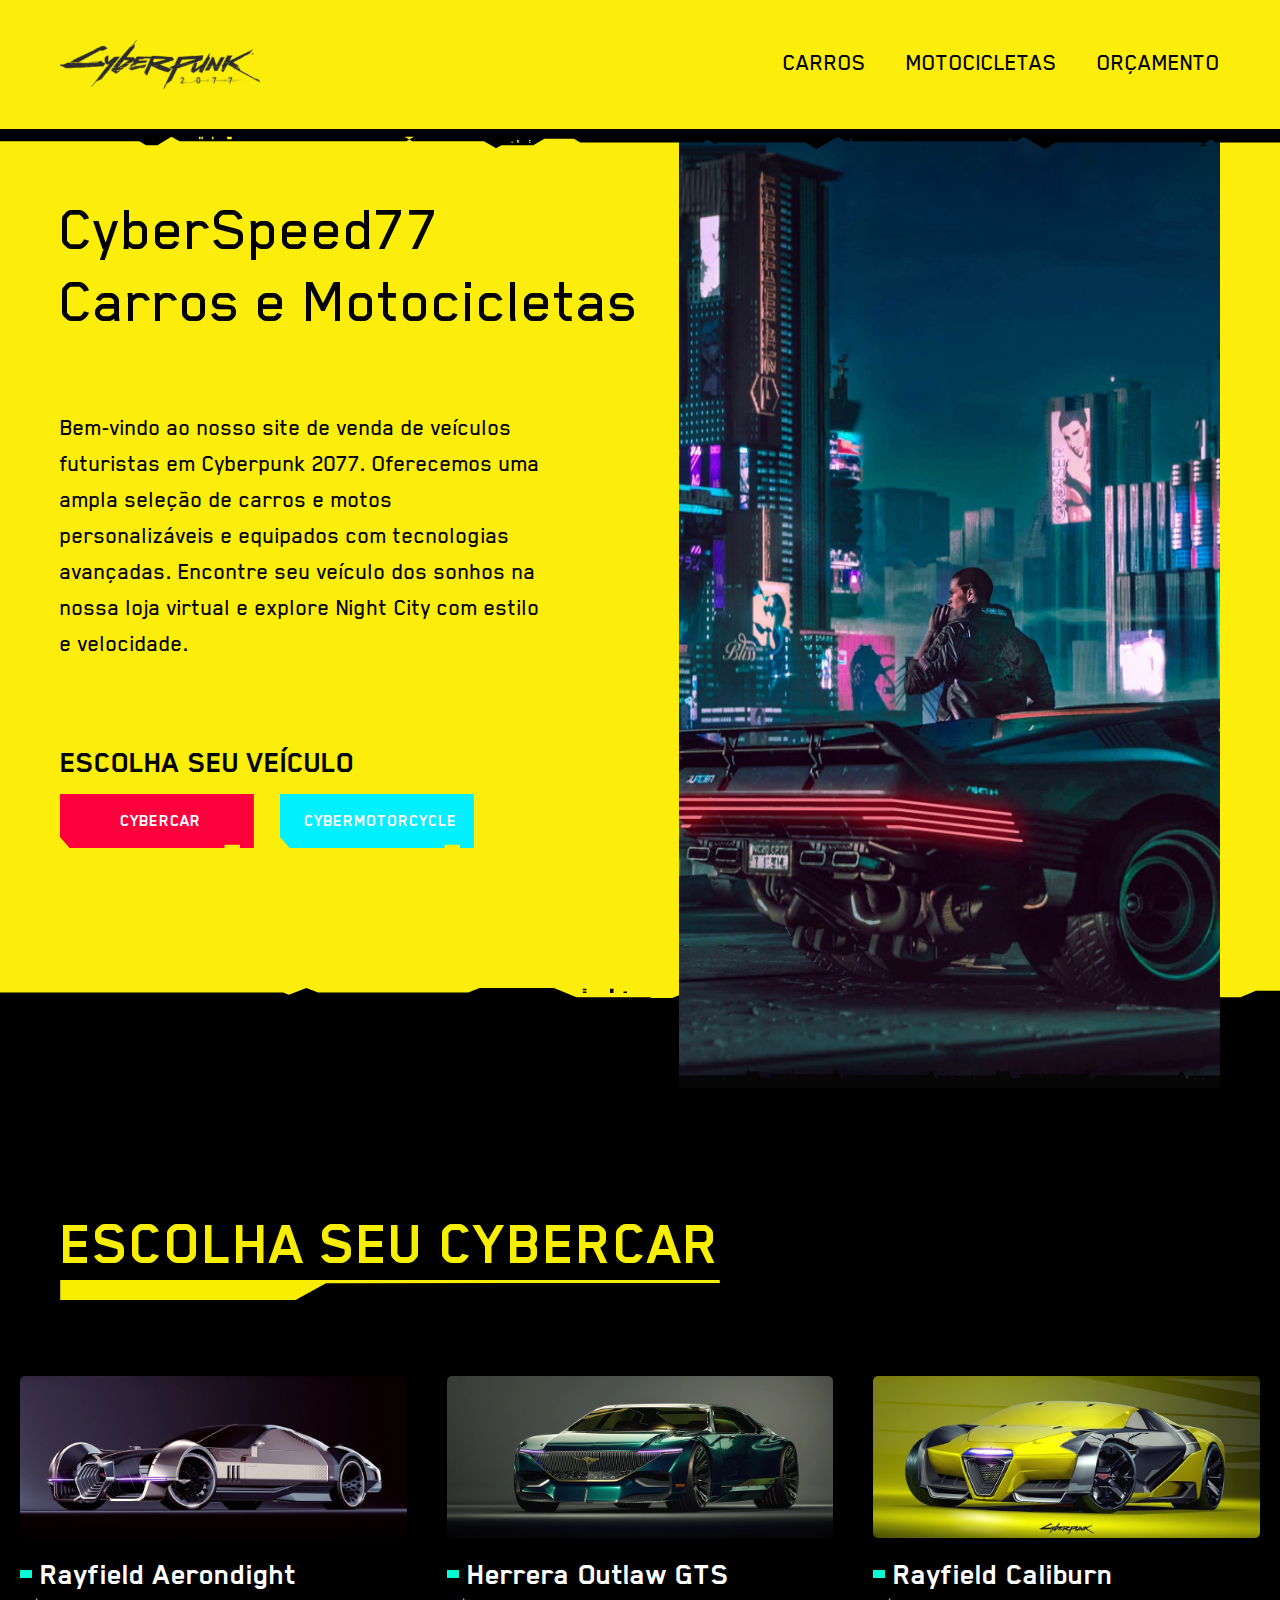
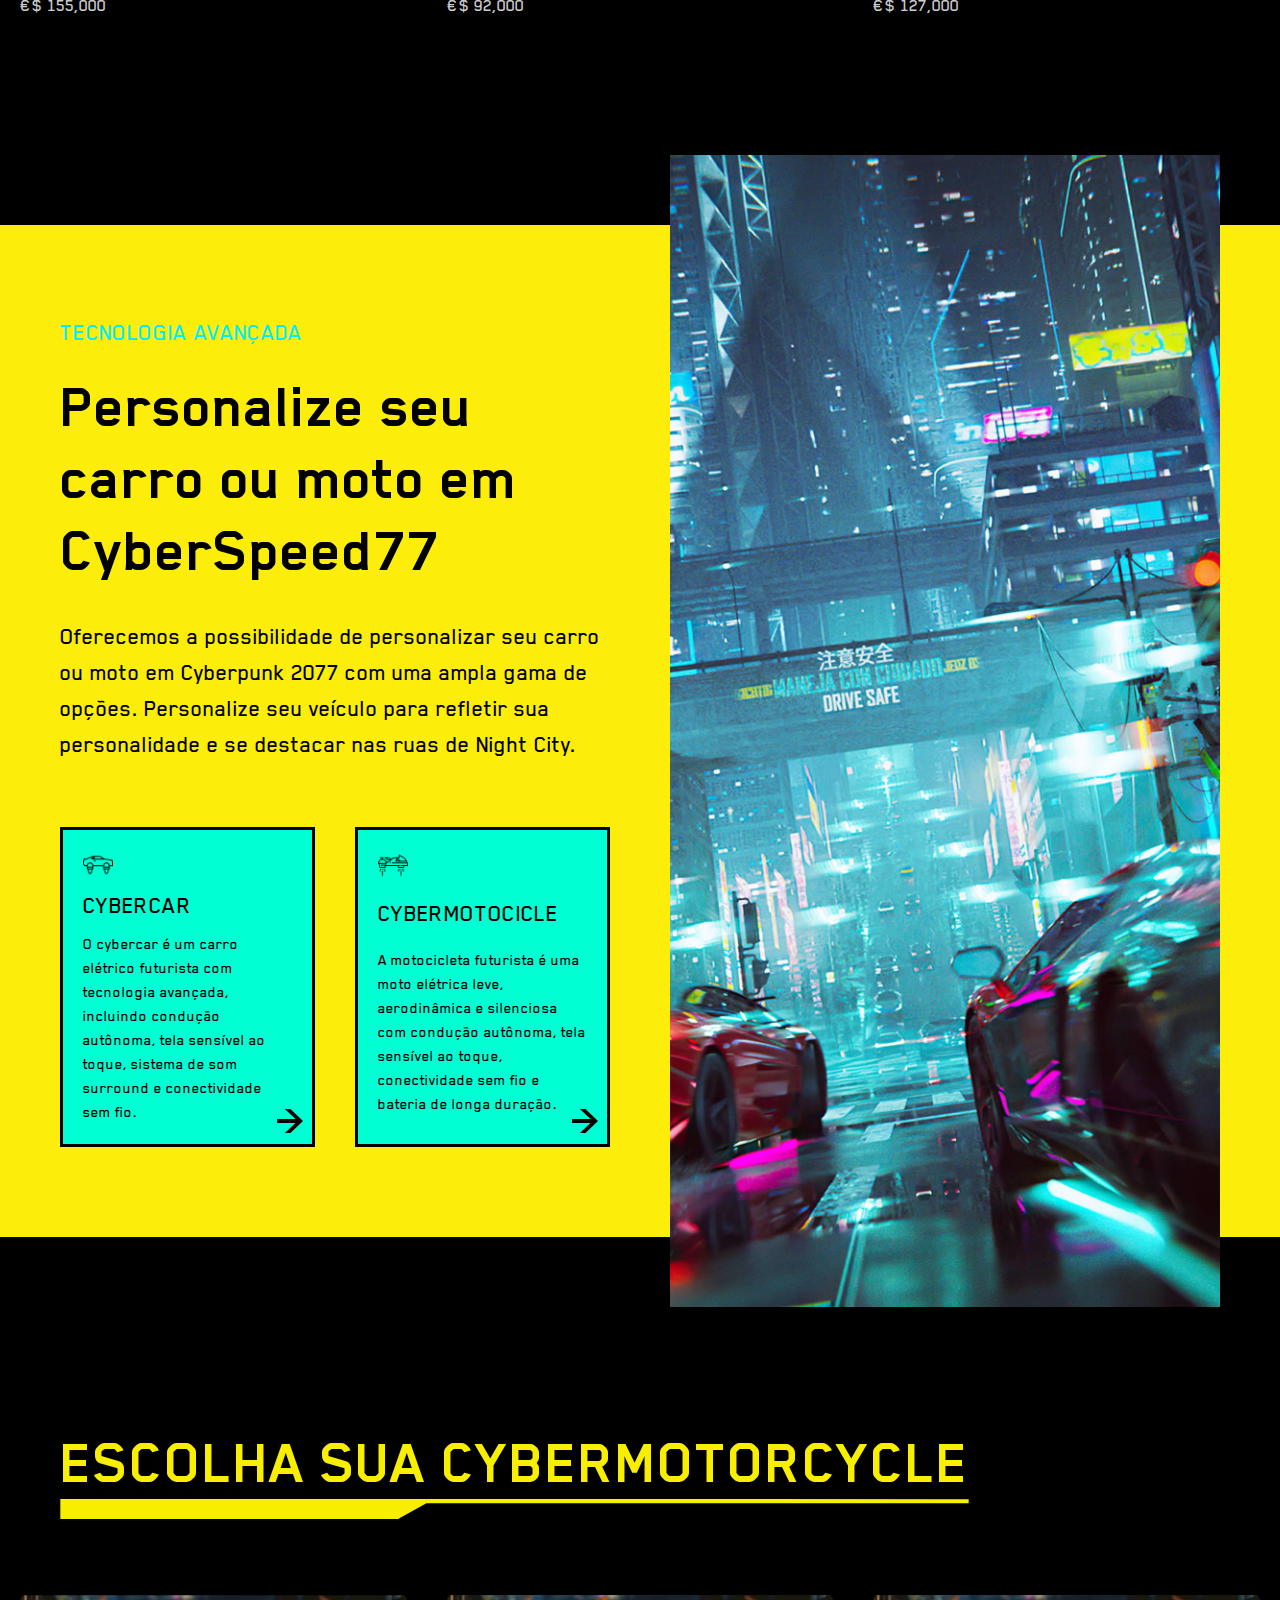
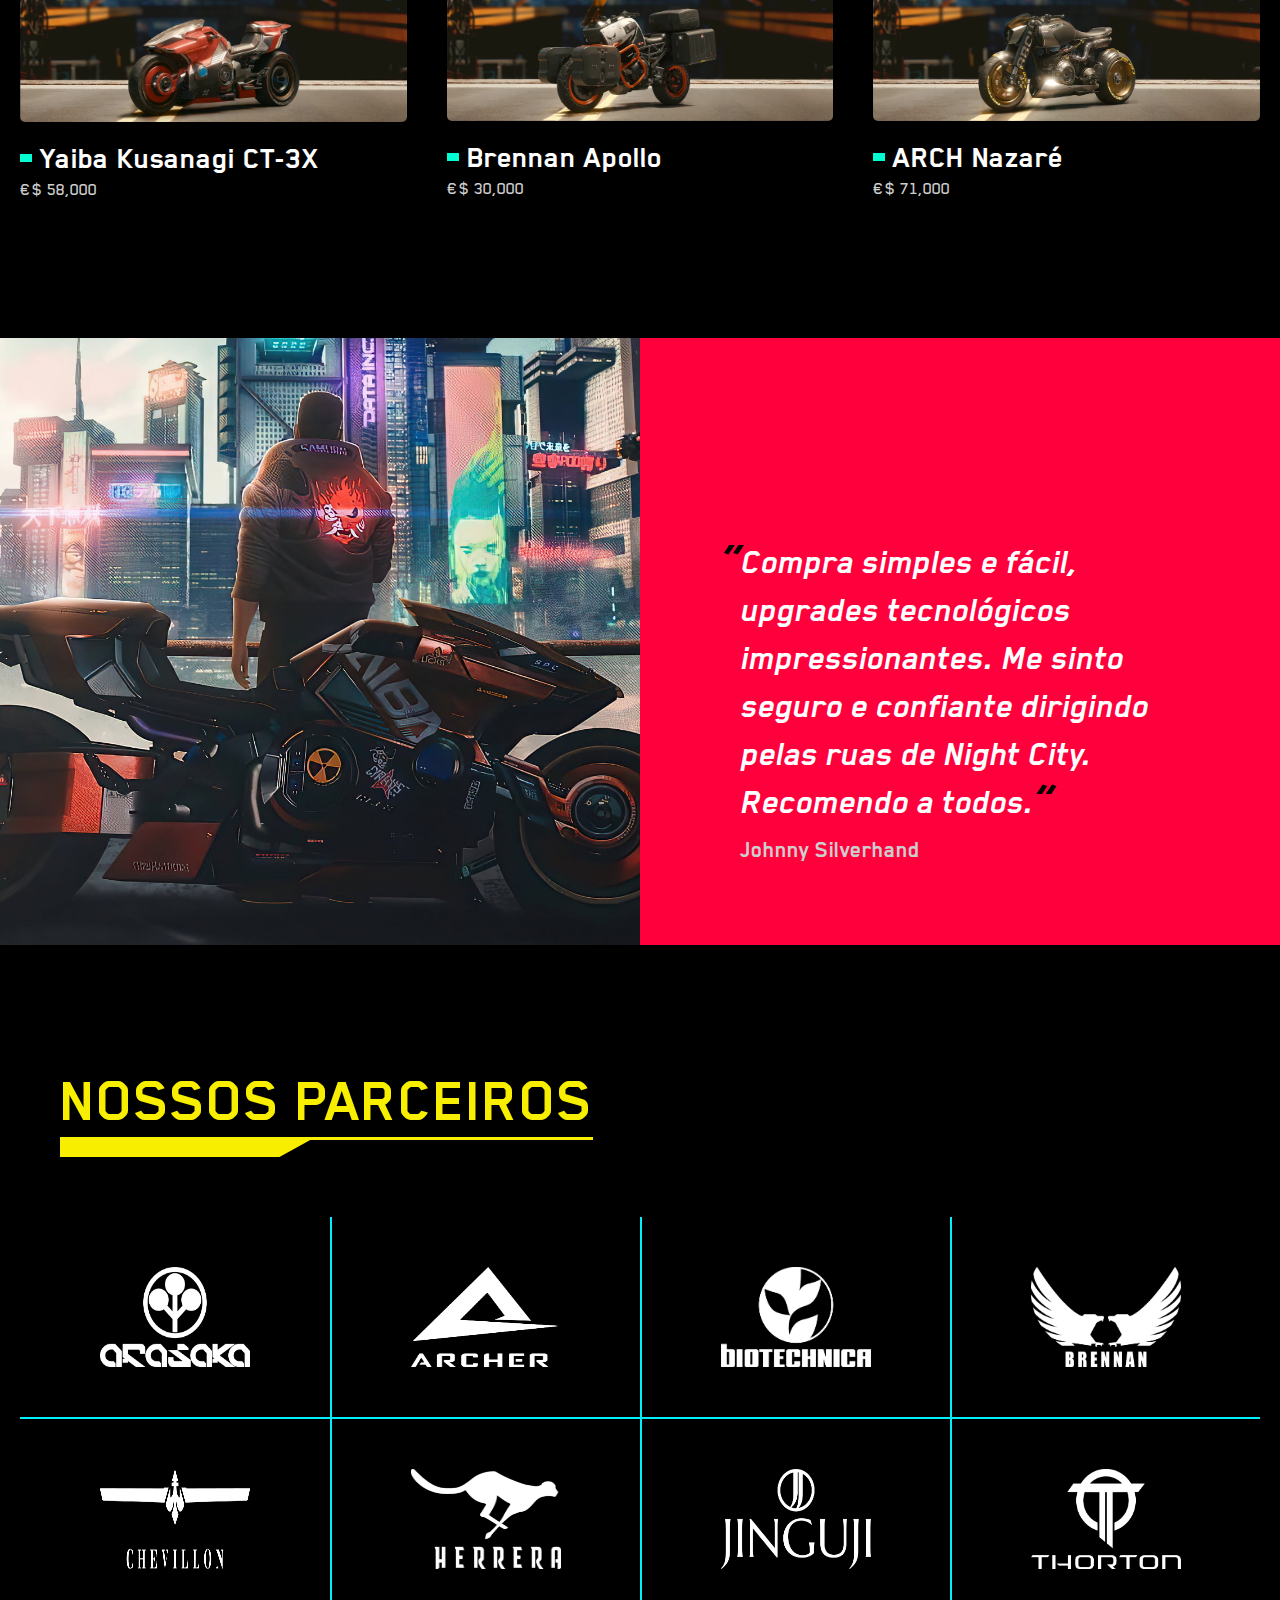
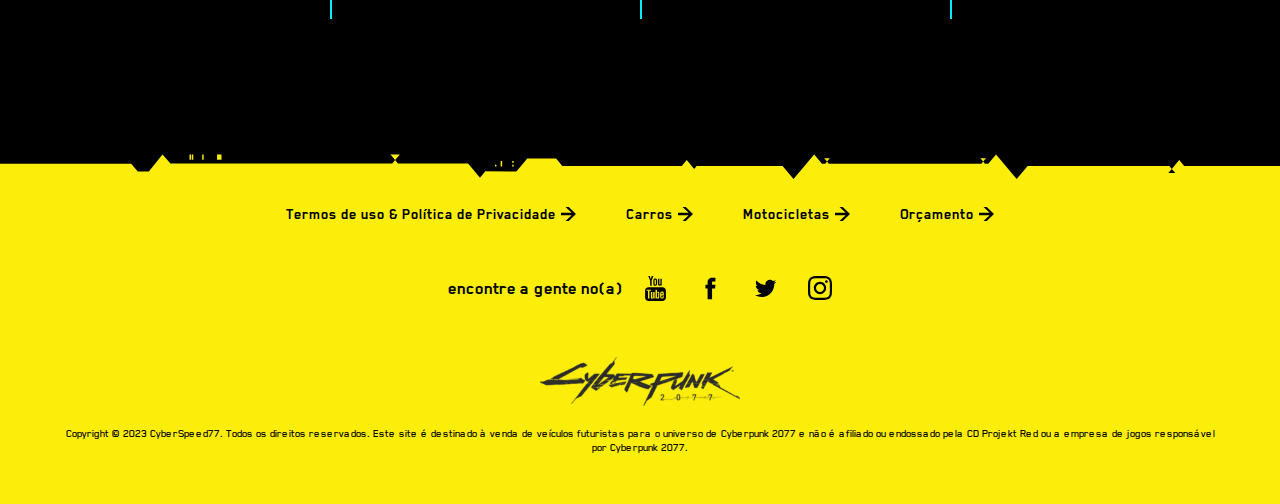
<file: cyberspeed77-v1/index.html>
<!DOCTYPE html>
<html lang="pt-br">
  <head>
    <meta charset="UTF-8" />
    <meta name="viewport" content="width=device-width, initial-scale=1.0" />
    <title>Home | CyberSpeed77</title>
    <link rel="icon" href="./img/favicon.ico" />
    <link
      href="//db.onlinewebfonts.com/c/a082fd3df68a0b54e0d4d794bc38d268?family=Blender+Pro"
      rel="stylesheet"
      type="text/css"
    />
    <meta
      name="description"
      content="Encontre o veículo cyberpunk perfeito para seus trajetos futuristas. Comprar carros e motos é fácil no nosso site especializado em veículos cyberpunk 2077."
    />
    <link rel="stylesheet" href="./css/style.css" />
    <link rel="stylesheet" href="./font/stylesheet.css" />
  </head>
  <body id="index">
    <header class="header-bg">
      <div class="container header">
        <a href="./index.html" class="header-logo">
          <img src="./img/icons/logos/cyberpunk.svg" alt="Cyberpunk2077 logo" />
        </a>

        <nav class="header-menu">
          <ul>
            <li class="header-menu-lista font-1-l">
              <a href="./carros.html">Carros</a>
              <a href="./motocicletas.html">Motocicletas</a>
              <a href="./orçamento.html">Orçamento</a>
            </li>
          </ul>
        </nav>
      </div>
    </header>

    <main class="introducao-bg">
      <div class="container introducao">
        <div class="introducao-conteudo">
          <h1 class="font-1-xxl cor-1">
            CyberSpeed77 <br />
            Carros e Motocicletas
          </h1>

          <p class="font-1-l cor-1">
            Bem-vindo ao nosso site de venda de veículos futuristas em Cyberpunk
            2077. Oferecemos uma ampla seleção de carros e motos personalizáveis
            e equipados com tecnologias avançadas. Encontre seu veículo dos
            sonhos na nossa loja virtual e explore Night City com estilo e
            velocidade.
          </p>

          <h3 class="font-1-xl">Escolha seu veículo</h3>

          <div class="introducao-conteudo-links">
            <a href="./carros.html" class="cor-0 button-magenta">Cybercar</a>
            <a href="./motocicletas.html" class="cor-0 button-cyan">Cybermotorcycle</a>
          </div>
        </div>

        <div class="introducao-imagem">
          <img
            src="img/veiculos-background/cyberpunk-car-wallpaper.jpg"
            alt="Motorista com seu cybercar estacionado com a paisagem do anoitecer de night city ao fundo"
            width="3840"
            height="2160"
          />
        </div>
      </div>
    </main>

    <article class="list-cars">
      <div class="container">
        <h2 class="font-1-xxl cor-3">Escolha seu cybercar</h2>
      </div>

      <div class="cars-section">
        <ul class="list-cars-section">
          <li>
            <a href="#">
              <img
                src="img/carros-gallery/rayfield-aerondight/ray1.png"
                alt="Cybercar Rayfield-aerondight"
                width="1000"
                height="420"
              />
              <h3>Rayfield Aerondight</h3>
              <span>€$ 155,000</span>
            </a>
          </li>
          <li>
            <a href="#">
              <img
                src="img/carros-gallery/herrera-outlaw/herr1.png"
                alt="Cybercar Herrera-outlaw"
                width="1000"
                height="420"
              />
              <h3>Herrera Outlaw GTS</h3>
              <span>€$ 92,000</span>
            </a>
          </li>
          <li>
            <a href="#">
              <img
                src="img/carros-gallery/rayfield-caliburn/rayc1.png"
                alt="Cybercar rayfield-caliburn"
                width="1000"
                height="420"
              />
              <h3>Rayfield Caliburn</h3>
              <span>€$ 127,000</span>
            </a>
          </li>
        </ul>
      </div>
    </article>

    <article class="tecnologia-bg">
      <div class="container tecnologia">
        <div class="tecnologia-conteudo">
          <span class="font-2-l-b cor-7">Tecnologia avançada</span>

          <h2 class="font-1-xxl">
            Personalize seu carro ou moto em CyberSpeed77
          </h2>

          <p class="font-2-l">
            Oferecemos a possibilidade de personalizar seu carro ou moto em
            Cyberpunk 2077 com uma ampla gama de opções. Personalize seu veículo
            para refletir sua personalidade e se destacar nas ruas de Night
            City.
          </p>

          <div class="tecnologia-description">
            <a class="tecnologia-description-carro cor-1"" href="./carros.html">
              <img
                class="tecnologia-icon"
                src="./img/icons/cars/car.png"
                alt=""
                width="512"
                height="512"
              />
              <h3 class="font-2-l-b">Cybercar</h3>
              <p class="font-1-s">
                O cybercar é um carro elétrico futurista com tecnologia
                avançada, incluindo condução autônoma, tela sensível ao toque,
                sistema de som surround e conectividade sem fio.
              </p>
            </a>

            <a class="tecnologia-description-moto cor-1" href="./motocicletas.html">
              <img
                class="tecnologia-icon"
                src="./img/icons/cars/bike.png"
                alt=""
                width="512"
                height="512"
              />
              <h3 class="font-2-l-b">Cybermotocicle</h3>

              <p class="font-1-s">
                A motocicleta futurista é uma moto elétrica leve, aerodinâmica e
                silenciosa com condução autônoma, tela sensível ao toque,
                conectividade sem fio e bateria de longa duração.
              </p>
            </a>
          </div>
        </div>

        <div class="tecnologia-imagem">
          <img
            src="./img/veiculos-background/neon-cyberpunk-city.jpg"
            alt="Carros em alta velocidade pelas ruas de night city"
            width="3840"
            height="2400"
          />
        </div>
      </div>
    </article>

    <article class="list-cars">
      <div class="container">
        <h2 class="font-1-xxl cor-3">Escolha sua cybermotorcycle</h2>
      </div>

      <div class="cars-section">
        <ul class="list-cars-section">
          <li>
            <a href="#">
              <img
                src="img/motocicletas-gallery/yaiba/yaiba-0.png"
                alt="Cybermotorcycle Yaiba Kusanagi"
                width="1000"
                height="328"
              />
              <h3>Yaiba Kusanagi CT-3X</h3>
              <span>€$ 58,000</span>
            </a>
          </li>
          <li>
            <a href="#">
              <img
                src="img/motocicletas-gallery/brennan/brennan-0.png"
                alt="Cybermotorcycle Brennan Apollo"
                width="1000"
                height="327"
              />
              <h3>Brennan Apollo</h3>
              <span>€$ 30,000</span>
            </a>
          </li>
          <li>
            <a href="#">
              <img
                src="img/motocicletas-gallery/arch/arch-0.png"
                alt="Cybermotorcycle ARCH Nazaré"
                width="1000"
                height="327"
              />
              <h3>ARCH Nazaré</h3>
              <span>€$ 71,000</span>
            </a>
          </li>
        </ul>
      </div>
    </article>

    <section class="depoimento" aria-label="Depoimento">
      <div>
        <img
          src="img/veiculos-background/motocycle-background.jpg"
          alt="Piloto em frente a sua Cybermotorcycle Yaiba Kusanagi olhando para as ruas de night city"
          width="1920"
          height="1080"
        />
      </div>

      <div class="depoimento-conteudo">
        <blockquote>
          <p>
            <span class="aspas-esquerda">“</span> Compra simples e fácil,
            upgrades tecnológicos impressionantes. Me sinto seguro e confiante
            dirigindo pelas ruas de Night City. Recomendo a todos.
            <span class="aspas-direita">”</span>
          </p>

          <span>Johnny Silverhand</span>
        </blockquote>
      </div>
    </section>

    <section class="parceiros" aria-label="Parceiros">
      <div class="parceiros-title container">
        <h2 class="font-1-xxl cor-3">Nossos Parceiros</h2>
      </div>

      <ul>
        <li><img src="./img/icons/parceiros/arasaka.png" alt="" /></li>
        <li><img src="./img/icons/parceiros/archer.png" alt="" /></li>
        <li><img src="./img/icons/parceiros/biotechnica.png" alt="" /></li>
        <li><img src="./img/icons/parceiros/brennan.png" alt="" /></li>
        <li><img src="./img/icons/parceiros/chevillon.png" alt="" /></li>
        <li><img src="./img/icons/parceiros/herrera.png" alt="" /></li>
        <li><img src="./img/icons/parceiros/jinguji.png" alt="" /></li>
        <li><img src="./img/icons/parceiros/thorton.png" alt="" /></li>
      </ul>
    </section>

    <footer class="footer-bg">
      <div class="footer container">
        <nav>
          <ul class="footer-navegacao">
            <li>
              <a href="#">Termos de uso & Política de Privacidade</a>
              <a href="./carros.html">Carros</a>
              <a href="#">Motocicletas</a>
              <a href="#">Orçamento</a>
            </li>
          </ul>
        </nav>

        <div class="footer-redes">
          <h3>encontre a gente no(a)</h3>

          <ul class="footer-redes-links">
            <li>
              <a
                target="_blank"
                href="https://www.youtube.com/user/CyberPunkGame"
              >
                <img src="./img/icons/redes/youtube.svg" alt="" />
              </a>
            </li>
            <li>
              <a
                target="_blank"
                href="https://web.facebook.com/CyberpunkGameBR?_rdc=1&_rdr"
              >
                <img src="./img/icons/redes/facebook.svg" alt="" />
              </a>
            </li>
            <li>
              <a target="_blank" href="https://twitter.com/cyberpunkgame">
                <img src="./img/icons/redes/twiiter.svg" alt="" />
              </a>
            </li>
            <li>
              <a
                target="_blank"
                href="https://www.instagram.com/cyberpunkgame/"
              >
                <img src="./img/icons/redes/instagram.svg" alt="" />
              </a>
            </li>
          </ul>
        </div>

        <img src="./img/icons/logos/cyberpunk.svg" alt="" />

        <span>
          Copyright © 2023 CyberSpeed77. Todos os direitos reservados. Este site
          é destinado à venda de veículos futuristas para o universo de
          Cyberpunk 2077 e não é afiliado ou endossado pela CD Projekt Red ou a
          empresa de jogos responsável por Cyberpunk 2077.
        </span>
      </div>
    </footer>
  </body>
</html>
</file>
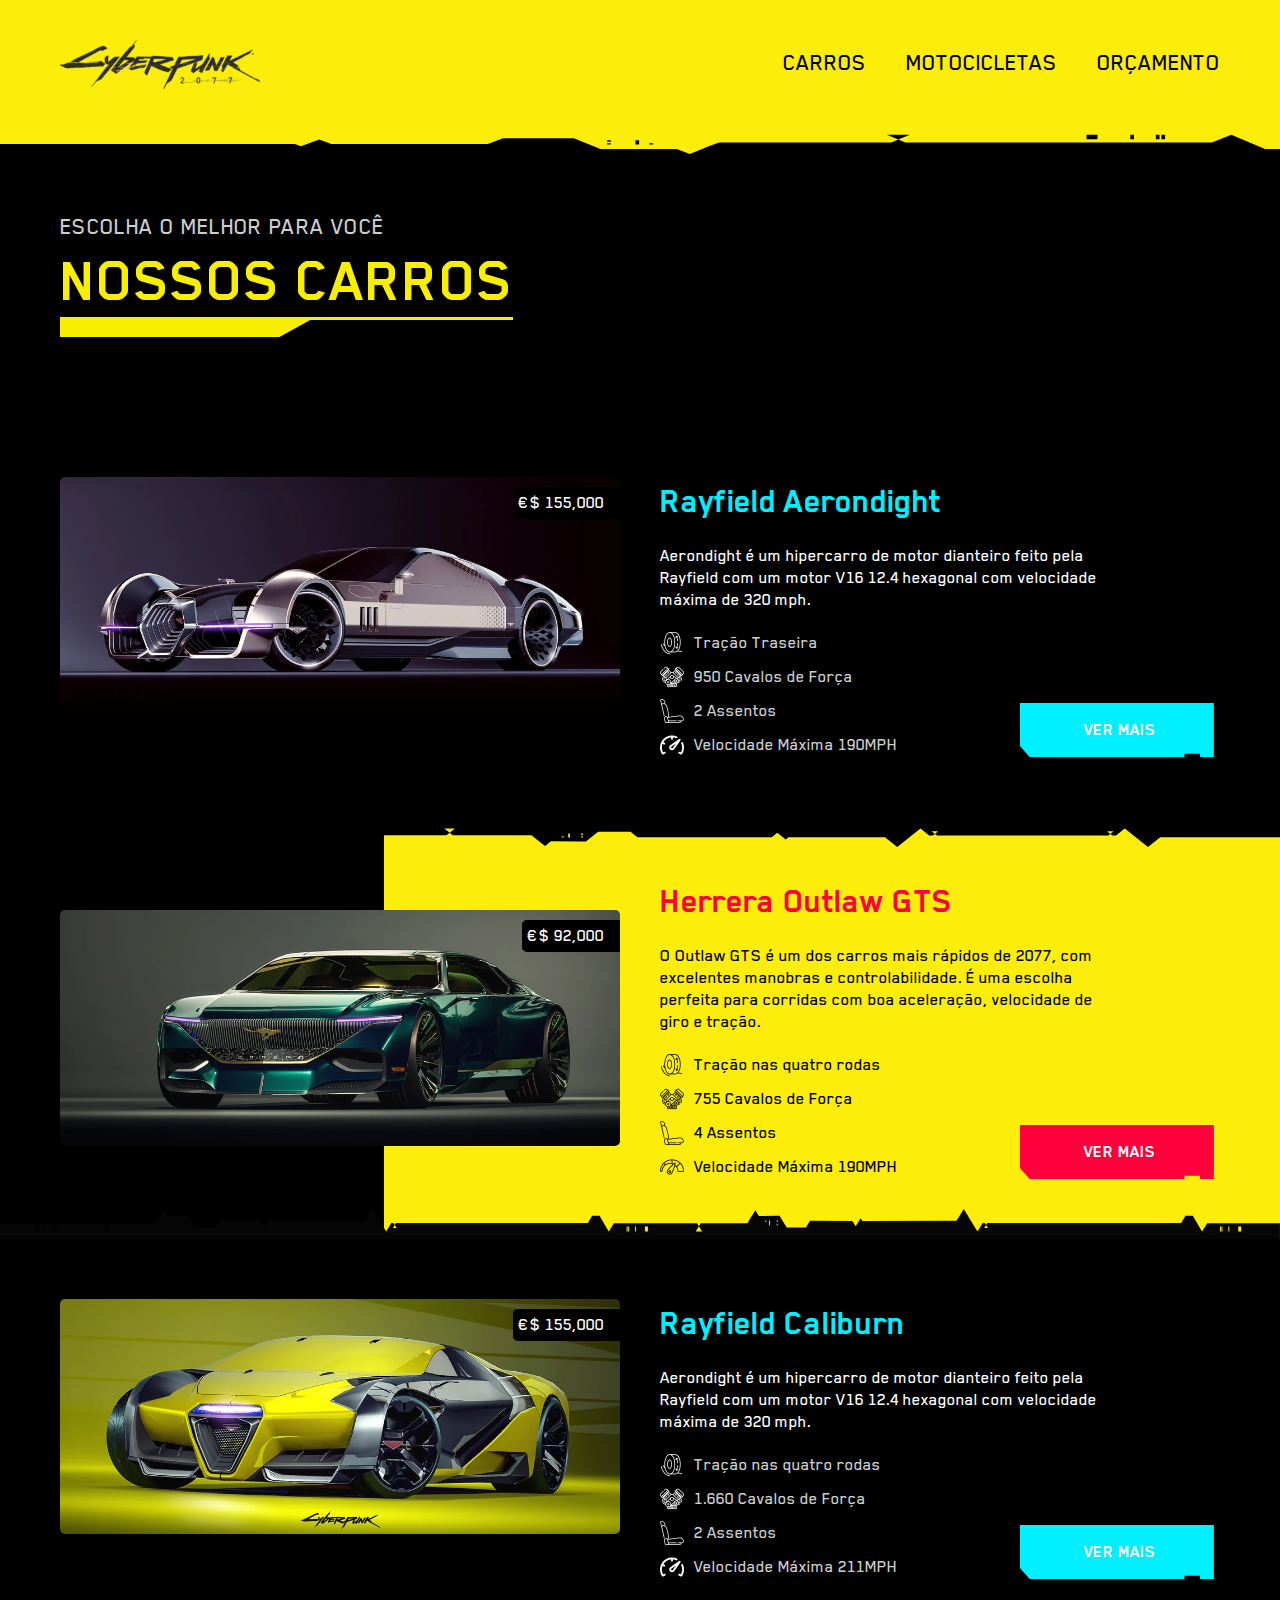
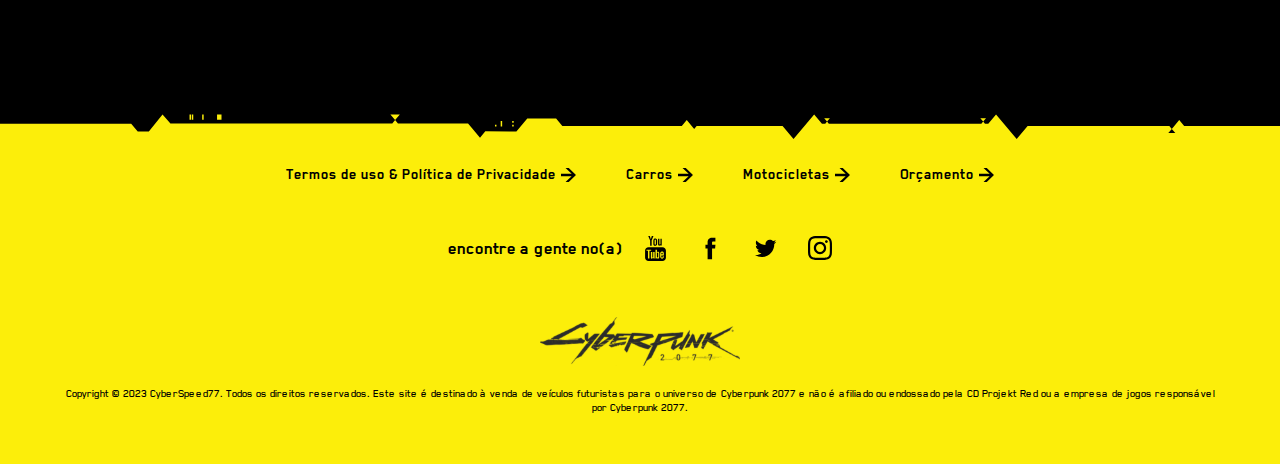
<file: cyberspeed77-v1/carros.html>
<!DOCTYPE html>
<html lang="pt-br">
  <head>
    <meta charset="UTF-8" />
    <meta name="viewport" content="width=device-width, initial-scale=1.0" />
    <title>Carros | CyberSpeed77</title>
    <link rel="icon" href="./img/favicon.ico" />
    <link
      href="//db.onlinewebfonts.com/c/a082fd3df68a0b54e0d4d794bc38d268?family=Blender+Pro"
      rel="stylesheet"
      type="text/css"
    />
    <meta
      name="description"
      content="Descubra a seleção de carros futuristas e high-tech para o universo de Cyberpunk 2077 em nosso site. Compre agora e experimente a emoção da condução em night city."
    />
    <link rel="stylesheet" href="./css/style.css" />
    <link rel="stylesheet" href="./font/stylesheet.css" />
  </head>
  <body id="carros">
    <header class="header-bg">
      <div class="container header">
        <a href="./index.html" class="header-logo">
          <img src="./img/icons/logos/cyberpunk.svg" alt="Cyberpunk2077 logo" />
        </a>

        <nav class="header-menu">
          <ul>
            <li class="header-menu-lista font-1-l">
              <a href="./carros.html">Carros</a>
              <a href="./motocicletas.html">Motocicletas</a>
              <a href="./orçamento.html">Orçamento</a>
            </li>
          </ul>
        </nav>
      </div>
    </header>

    <main class="carros-main">
      <div class="carros-title-bg">
        <div class="carros container">
          <span class="font-2-l-b cor-4">Escolha o melhor para você</span>

          <div class="carros-title">
            <h1 class="font-1-xxl cor-3">Nossos carros</h1>
          </div>
        </div>
      </div>

      <div class="cars-select-bg">
        <div class="cars-select container">
          <div class="cars-select-image">
            <img src="img/carros-gallery/rayfield-aerondight/ray1.png" alt="" />
            <span> €$ 155,000 </span>
          </div>

          <div class="cars-select-descricao">
            <h2 class="cor-7">Rayfield Aerondight</h2>

            <p class="cor-0">
              Aerondight é um hipercarro de motor dianteiro feito pela Rayfield
              com um motor V16 12.4 hexagonal com velocidade máxima de 320 mph.
            </p>

            <ul class="cars-select-descricao-especificacao cor-4">
              <li>
                <img src="./img/icons/cars/wheel.png" alt="" />
                Tração Traseira
              </li>
              <li>
                <img src="./img/icons/cars/motor1.png" alt="" />
                950 Cavalos de Força
              </li>
              <li>
                <img src="./img/icons/cars/seat.png" alt="" />
                2 Assentos
              </li>
              <li>
                <img src="./img/icons/cars/velocidade1.png" alt="" />
                Velocidade Máxima 190MPH
              </li>
            </ul>

            <div class="cars-select-button">
              <a href="#" class="cor-0 button-cyan">Ver mais</a>
            </div>
          </div>
        </div>
      </div>

      <div class="cars-select-bg">
        <div class="cars-select container">
          <div class="cars-select-image">
            <img src="img/carros-gallery/herrera-outlaw/herr1.png" alt="" />
            <span> €$ 92,000 </span>
          </div>

          <div class="cars-select-descricao">
            <h2 class="cor-5">Herrera Outlaw GTS</h2>

            <p class="cor-1">
              O Outlaw GTS é um dos carros mais rápidos de 2077, com excelentes
              manobras e controlabilidade. É uma escolha perfeita para corridas
              com boa aceleração, velocidade de giro e tração.
            </p>

            <ul class="cars-select-descricao-especificacao cor-1">
              <li>
                <img src="./img/icons/cars/roda.png" alt="" />
                Tração nas quatro rodas
              </li>
              <li>
                <img src="./img/icons/cars/motor.png" alt="" />
                755 Cavalos de Força
              </li>
              <li>
                <img src="./img/icons/cars/assento.png" alt="" />
                4 Assentos
              </li>
              <li>
                <img src="./img/icons/cars/velocidade.png" alt="" />
                Velocidade Máxima 190MPH
              </li>
            </ul>

            <div class="cars-select-button">
              <a href="#" class="cor-0 button-magenta">Ver mais</a>
            </div>
          </div>
        </div>
      </div>

      <div class="cars-select-bg">
        <div class="cars-select container">
          <div class="cars-select-image">
            <img src="img/carros-gallery/rayfield-caliburn/rayc1.png" alt="" />
            <span> €$ 155,000 </span>
          </div>

          <div class="cars-select-descricao">
            <h2 class="cor-7">Rayfield Caliburn</h2>

            <p class="cor-0">
              Aerondight é um hipercarro de motor dianteiro feito pela Rayfield
              com um motor V16 12.4 hexagonal com velocidade máxima de 320 mph.
            </p>

            <ul class="cars-select-descricao-especificacao cor-4">
              <li>
                <img src="./img/icons/cars/wheel.png" alt="" />
                Tração nas quatro rodas
              </li>
              <li>
                <img src="./img/icons/cars/motor1.png" alt="" />
                1.660 Cavalos de Força
              </li>
              <li>
                <img src="./img/icons/cars/seat.png" alt="" />
                2 Assentos
              </li>
              <li>
                <img src="./img/icons/cars/velocidade1.png" alt="" />
                Velocidade Máxima 211MPH
              </li>
            </ul>

            <div class="cars-select-button">
              <a href="#" class="cor-0 button-cyan">Ver mais</a>
            </div>
          </div>
        </div>
      </div>
    </main>

    <footer class="footer-bg">
      <div class="footer container">
        <nav>
          <ul class="footer-navegacao">
            <li>
              <a href="#">Termos de uso & Política de Privacidade</a>
              <a href="#">Carros</a>
              <a href="#">Motocicletas</a>
              <a href="#">Orçamento</a>
            </li>
          </ul>
        </nav>

        <div class="footer-redes">
          <h3>encontre a gente no(a)</h3>

          <ul class="footer-redes-links">
            <li>
              <a
                target="_blank"
                href="https://www.youtube.com/user/CyberPunkGame"
              >
                <img src="./img/icons/redes/youtube.svg" alt="" />
              </a>
            </li>
            <li>
              <a
                target="_blank"
                href="https://web.facebook.com/CyberpunkGameBR?_rdc=1&_rdr"
              >
                <img src="./img/icons/redes/facebook.svg" alt="" />
              </a>
            </li>
            <li>
              <a target="_blank" href="https://twitter.com/cyberpunkgame">
                <img src="./img/icons/redes/twiiter.svg" alt="" />
              </a>
            </li>
            <li>
              <a
                target="_blank"
                href="https://www.instagram.com/cyberpunkgame/"
              >
                <img src="./img/icons/redes/instagram.svg" alt="" />
              </a>
            </li>
          </ul>
        </div>

        <img src="./img/icons/logos/cyberpunk.svg" alt="" />

        <span>
          Copyright © 2023 CyberSpeed77. Todos os direitos reservados. Este site
          é destinado à venda de veículos futuristas para o universo de
          Cyberpunk 2077 e não é afiliado ou endossado pela CD Projekt Red ou a
          empresa de jogos responsável por Cyberpunk 2077.
        </span>
      </div>
    </footer>
  </body>
</html>
</file>
<file: cyberspeed77-v1/css/style.css>
/* Global */
@import "./global/global.css";
@import "./global/header.css";
@import "./global/footer.css";

/* Utilidades */
@import "./utilidades/cores.css";
@import "./utilidades/tipografia.css";
@import "./utilidades/componentes.css";

/* Home */
@import "./home/introducao.css";
@import "./home/tecnologia.css";
@import "./home/depoimento.css";
@import "./home/parceiros.css";


/* Vehicles */
@import "./vehicles/list-vehicles.css";

/* Carros */
@import url("./carros/carros.css");
</file>
<file: cyberspeed77-v1/font/stylesheet.css>
@font-face {
    font-family: 'Blender Pro';
    src: url('BlenderPro-Medium.eot');
    src: local('Blender Pro Medium'), local('BlenderPro-Medium'),
        url('BlenderPro-Medium.eot?#iefix') format('embedded-opentype'),
        url('BlenderPro-Medium.woff2') format('woff2'),
        url('BlenderPro-Medium.woff') format('woff'),
        url('BlenderPro-Medium.ttf') format('truetype');
    font-weight: 500;
    font-style: normal;
}

@font-face {
    font-family: 'Blender Pro';
    src: url('BlenderPro-ThinItalic.eot');
    src: local('Blender Pro Thin Italic'), local('BlenderPro-ThinItalic'),
        url('BlenderPro-ThinItalic.eot?#iefix') format('embedded-opentype'),
        url('BlenderPro-ThinItalic.woff2') format('woff2'),
        url('BlenderPro-ThinItalic.woff') format('woff'),
        url('BlenderPro-ThinItalic.ttf') format('truetype');
    font-weight: 100;
    font-style: italic;
}

@font-face {
    font-family: 'Blender Pro';
    src: url('BlenderPro-Heavy.eot');
    src: local('Blender Pro Heavy'), local('BlenderPro-Heavy'),
        url('BlenderPro-Heavy.eot?#iefix') format('embedded-opentype'),
        url('BlenderPro-Heavy.woff2') format('woff2'),
        url('BlenderPro-Heavy.woff') format('woff'),
        url('BlenderPro-Heavy.ttf') format('truetype');
    font-weight: 900;
    font-style: normal;
}

@font-face {
    font-family: 'Blender Pro Book';
    src: url('BlenderPro-BookItalic.eot');
    src: local('Blender Pro Book Italic'), local('BlenderPro-BookItalic'),
        url('BlenderPro-BookItalic.eot?#iefix') format('embedded-opentype'),
        url('BlenderPro-BookItalic.woff2') format('woff2'),
        url('BlenderPro-BookItalic.woff') format('woff'),
        url('BlenderPro-BookItalic.ttf') format('truetype');
    font-weight: normal;
    font-style: italic;
}

@font-face {
    font-family: 'Blender Pro Book';
    src: url('BlenderPro-Book.eot');
    src: local('Blender Pro Book'), local('BlenderPro-Book'),
        url('BlenderPro-Book.eot?#iefix') format('embedded-opentype'),
        url('BlenderPro-Book.woff2') format('woff2'),
        url('BlenderPro-Book.woff') format('woff'),
        url('BlenderPro-Book.ttf') format('truetype');
    font-weight: normal;
    font-style: normal;
}

@font-face {
    font-family: 'Blender Pro';
    src: url('BlenderPro-Bold.eot');
    src: local('Blender Pro Bold'), local('BlenderPro-Bold'),
        url('BlenderPro-Bold.eot?#iefix') format('embedded-opentype'),
        url('BlenderPro-Bold.woff2') format('woff2'),
        url('BlenderPro-Bold.woff') format('woff'),
        url('BlenderPro-Bold.ttf') format('truetype');
    font-weight: bold;
    font-style: normal;
}

@font-face {
    font-family: 'Blender Pro';
    src: url('BlenderPro-Thin.eot');
    src: local('Blender Pro Thin'), local('BlenderPro-Thin'),
        url('BlenderPro-Thin.eot?#iefix') format('embedded-opentype'),
        url('BlenderPro-Thin.woff2') format('woff2'),
        url('BlenderPro-Thin.woff') format('woff'),
        url('BlenderPro-Thin.ttf') format('truetype');
    font-weight: 100;
    font-style: normal;
}

@font-face {
    font-family: 'Blender Pro';
    src: url('BlenderPro-MediumItalic.eot');
    src: local('Blender Pro Medium Italic'), local('BlenderPro-MediumItalic'),
        url('BlenderPro-MediumItalic.eot?#iefix') format('embedded-opentype'),
        url('BlenderPro-MediumItalic.woff2') format('woff2'),
        url('BlenderPro-MediumItalic.woff') format('woff'),
        url('BlenderPro-MediumItalic.ttf') format('truetype');
    font-weight: 500;
    font-style: italic;
}

@font-face {
    font-family: 'Blender Pro';
    src: url('BlenderPro-BoldItalic.eot');
    src: local('Blender Pro Bold Italic'), local('BlenderPro-BoldItalic'),
        url('BlenderPro-BoldItalic.eot?#iefix') format('embedded-opentype'),
        url('BlenderPro-BoldItalic.woff2') format('woff2'),
        url('BlenderPro-BoldItalic.woff') format('woff'),
        url('BlenderPro-BoldItalic.ttf') format('truetype');
    font-weight: bold;
    font-style: italic;
}
</file>
